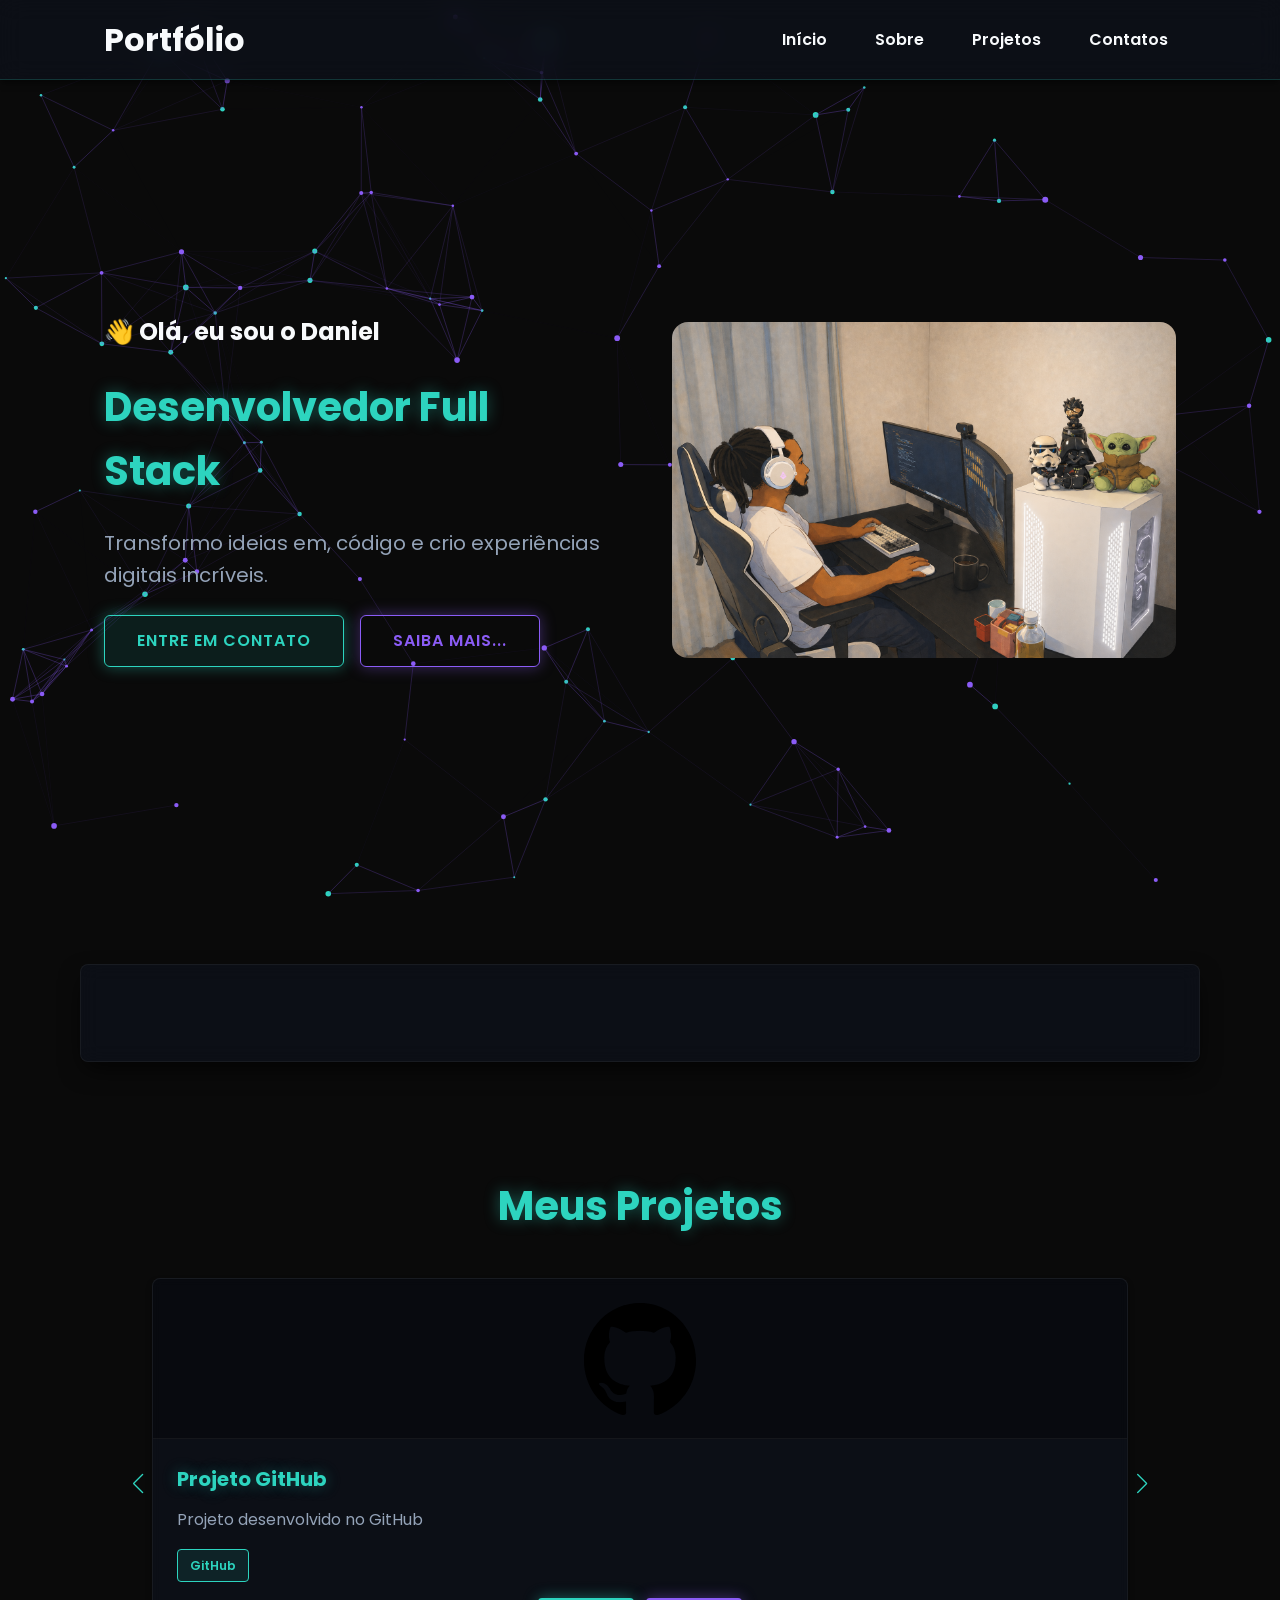
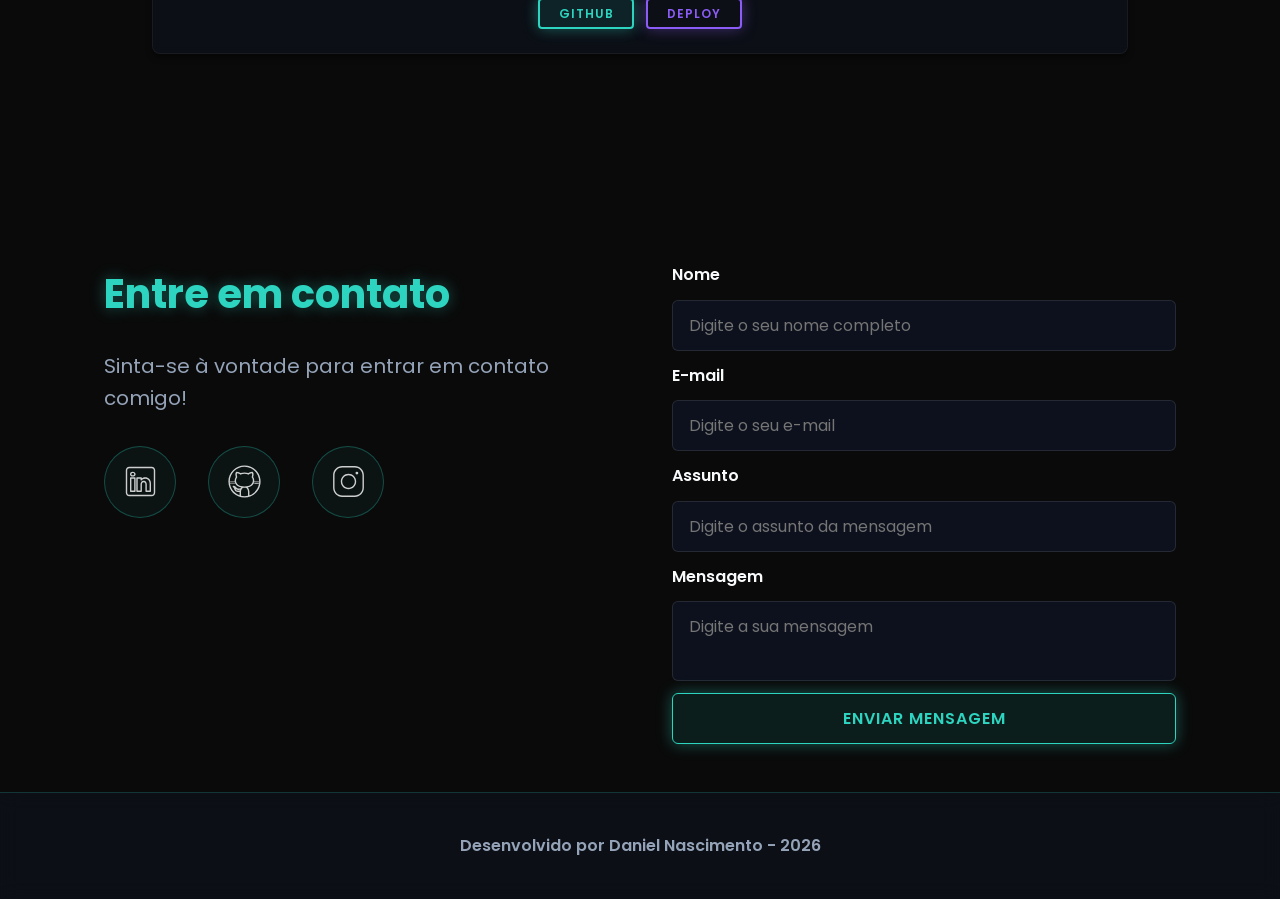
<file: index.html>
<!doctype html>
<html lang="pt-br">
  <head>
    <!-- Fontes do Google -->

    <link rel="preconnect" href="https://fonts.googleapis.com" />
    <link rel="preconnect" href="https://fonts.gstatic.com" crossorigin />
    <!-- Fonte do Google - Poppins -->

    <link
      href="https://fonts.googleapis.com/css2?family=Poppins&display=swap"
      rel="stylesheet"
    />

    <meta charset="UTF-8" />
    <meta name="viewport" content="width=device-width, initial-scale=1.0" />
    <meta name="author" content="Daniel Nascimento" />
    <meta
      name="description"
      content="Portfólio Pessoal do Daniel Nascimento, 
                desenvolvedor Full Stack especializado em criar experiências 
                digitais incríveis. Conheça meus projetos e entre em contato."
    />
    <meta name="robots" content="index, follow" />

    <link rel="icon" type="image/svg+xml" href="./assets/img/favicon.svg" />

    <!-- SWIPER CSS -->
    <link
      rel="stylesheet"
      href="https://cdn.jsdelivr.net/npm/swiper@11/swiper-bundle.min.css"
    />

    <!-- CSS principal da página -->

    <link rel="stylesheet" href="./assets/css/style.css" />

    <title>Portfólio do Daniel</title>
  </head>

  <!-- Cabeçalho da página -->
  <body>
    <canvas id="particle-canvas"></canvas>
    <header>
      <div class="menu-content">
        <!-- Título do Cabeçalho -->

        <a href="index.html" id="titulo">Portfólio</a>

        <!-- Menu de Navegação -->

        <nav>
          <ul class="menu-list">
            <li><a href="#hero">Início</a></li>
            <li><a href="#about">Sobre</a></li>
            <li><a href="#projects">Projetos</a></li>
            <li><a href="#contact">Contatos</a></li>
          </ul>
        </nav>
      </div>
    </header>

    <!-- Seção Principal da página -->

    <main>
      <!-- Seção Hero -->

      <section id="hero" class="section-container hero-container">
        <!-- Boas Vindas -->

        <article class="hero-content">
          <span>👋 Olá, eu sou o Daniel</span>
          <h1>Desenvolvedor Full Stack</h1>
          <p>
            Transformo ideias em, código e crio experiências digitais incríveis.
          </p>

          <div class="buttons-container">
            <a href="#contact" class="botao">Entre em contato</a>
            <a href="#about" class="botao-outline">Saiba mais...</a>
          </div>
        </article>

        <!-- Imagem da Seção Hero -->

        <figure class="hero-image">
          <img
            src="./assets/img/dandev.png"
            alt="Foto do autor do site"
            class="float-animation"
          />
        </figure>
      </section>

      <!-- Seção About -->

      <section id="about" class="section-container about-container"></section>

      <!-- Seção Projects -->

      <section id="projects" class="section-container projects-container">
        <h2>Meus Projetos</h2>

        <!-- Swiper Container -->

        <div class="swiper projects-swiper">
          <div class="swiper-wrapper">
            <div class="swiper-slide">
              <article class="project-card">
                <!-- Ícone da Tecnologia padrão do projeto -->

                <figure class="project-image">
                  <img
                    src="./assets/icons/languages/github.svg"
                    alt="Ícone do GitHub"
                  />
                </figure>

                <!-- Conteúdo do Projeto -->

                <div class="project-content">
                  <h3>Projeto GitHub</h3>
                  <p>Projeto desenvolvido no GitHub</p>

                  <!-- Tags do Projeto -->

                  <div class="project-tags">
                    <span class="tag">GitHub</span>
                  </div>

                  <!-- Links do Projeto -->

                  <div class="project-buttons">
                    <a href="#" target="_blank" class="botao botao-sm">
                      GitHub
                    </a>
                    <a href="#" target="_blank" class="botao-outline botao-sm">
                      Deploy
                    </a>
                  </div>
                </div>
              </article>
            </div>
          </div>

          <!-- Botões de Navegação -->

          <div class="swiper-button-next"></div>
          <div class="swiper-button-prev"></div>

          <!-- Paginação -->

          <div class="swiper-pagination"></div>
        </div>
      </section>

      <!-- Seção Contact -->

      <section id="contact" class="section-container contact-container">
        <!-- Redes Sociais -->

        <article class="contact-info">
          <h2>Entre em contato</h2>
          <p>Sinta-se à vontade para entrar em contato comigo!</p>

          <!-- Links para as Redes Sociais -->

          <div class="social-container">
            <a
              href="https://www.linkedin.com/in/daniel-nascimento01/"
              target="_blank"
              class="social-icon"
              aria-label="Linkedin"
            >
              <img
                src="./assets/icons/social/linkedin.svg"
                alt="Link para o LinkedIn"
              />
            </a>

            <a href="https://github.com/danielnascimen-to" target="_blank" class="social-icon" aria-label="GitHub">
              <img
                src="./assets/icons/social/github.svg"
                alt="Link para o GitHub"
              />
            </a>

            <a
              href="https://www.instagram.com/nasciimento.d/"
              target="_blank"
              class="social-icon"
              aria-label="Instagram"
            >
              <img
                src="./assets/icons/social/instagram.svg"
                alt="Link para o Instagram"
              />
            </a>
          </div>
        </article>

        <!-- Formulário de Contato -->

        <form id="formulario" action="https://formsubmit.co/bd9f90903f9a101906d402c976b946ed" method="POST">

        <input type="hidden" name="_next" value="https://danielnascimen-to.github.io/portfolio_tjs13/success.html">
        <input type="hidden" name="_captcha" value="false">

          <label for="nome">Nome</label>
          <input
            id="nome"
            name="nome"
            type="text"
            placeholder="Digite o seu nome completo"
          />
          <span id="erro-nome"></span>

          <label for="email">E-mail</label>
          <input
            id="email"
            name="email"
            type="text"
            placeholder="Digite o seu e-mail"
          />
          <span id="erro-email"></span>

          <label for="assunto">Assunto</label>
          <input
            id="assunto"
            name="assunto"
            type="text"
            placeholder="Digite o assunto da mensagem"
          />
          <span id="erro-assunto"></span>

          <label for="mensagem">Mensagem</label>
          <textarea
            id="mensagem"
            name="mensagem"
            placeholder="Digite a sua mensagem"
          ></textarea>
          <span id="erro-mensagem"></span>

          <button class="botao" type="submit">Enviar Mensagem</button>
        </form>
      </section>
    </main>

    <!-- Rodapé da página -->

    <footer>Desenvolvido por Daniel Nascimento - 2026</footer>

    <!-- SWIPER JS -->
    <script src="https://cdn.jsdelivr.net/npm/swiper@11/swiper-bundle.min.js"></script>

    <!-- Script JavaScript principal da Página-->
    <script src="./assets/js/script.js"></script>
  </body>
</html>
</file>
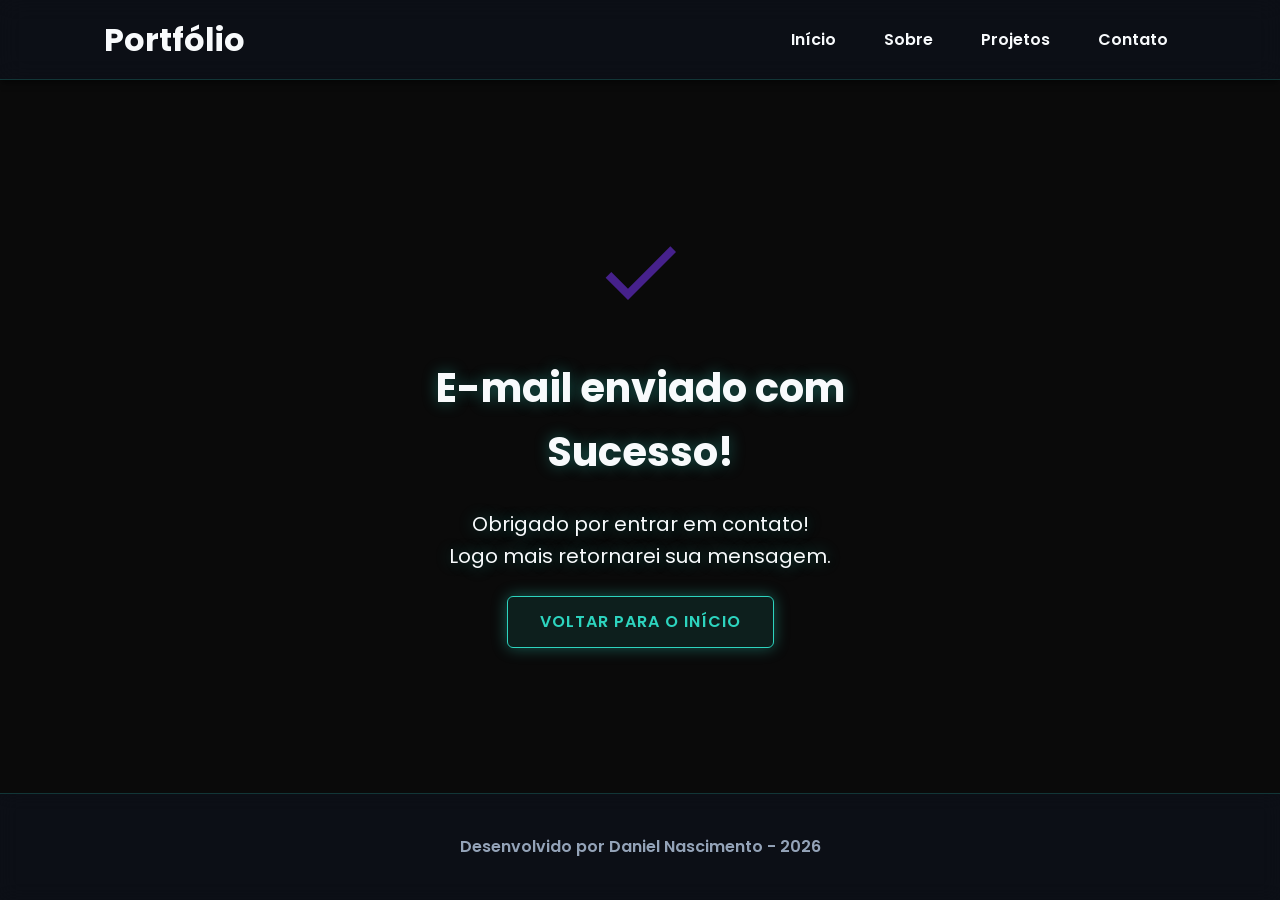
<file: success.html>
<!doctype html>
<html lang="pt-br">
  <head>
    <!-- Fontes do Google -->
    <link rel="preconnect" href="https://fonts.googleapis.com" />
    <link rel="preconnect" href="https://fonts.gstatic.com" crossorigin />

    <!-- Fonte do Google - Poppins -->
    <link
      href="https://fonts.googleapis.com/css2?family=Poppins&display=swap"
      rel="stylesheet"
    />

    <meta charset="UTF-8" />
    <meta name="viewport" content="width=device-width, initial-scale=1.0" />
    <meta name="author" content="Daniel Nascimento" />
    <meta
      name="description"
      content="Portfólio Pessoal do Daniel Nascimento, 
                desenvolvedor Full Stack especializado em criar experiências 
                digitais incríveis. Conheça meus projetos e entre em contato."
    />
    <meta name="robots" content="index, follow" />

    <link rel="icon" type="image/svg+xml" href="./assets/img/favicon.svg" />

    <!-- CSS principal da página -->
    <link rel="stylesheet" href="./assets/css/style.css" />

    <title>Portfólio do Daniel</title>
  </head>

  <body>
    <!-- Cabeçalho da Página (header) -->
    <header class="menu-container">
      <div class="menu-content">
        <a href="index.html" id="titulo">Portfólio</a>

        <nav>
          <ul class="menu-list">
            <li><a href="index.html#hero">Início</a></li>
            <li><a href="index.html#about">Sobre</a></li>
            <li><a href="index.html#projects">Projetos</a></li>
            <li><a href="index.html#contact">Contato</a></li>
          </ul>
        </nav>
      </div>
    </header>

    <!-- Seção Principal da Página (main) -->
    <main>
      <!-- Mensagem de Sucesso -->
      <section class="success-container">
        <article class="success-content">
          <figure class="success-icon">
            <img
              src="./assets/img/success.svg"
              alt="Ilustração de sucesso"
              class="float-animation"
              width="20%"
            />
          </figure>

          <h1>E-mail enviado com Sucesso!</h1>
          <h2>
            Obrigado por entrar em contato! <br />
            Logo mais retornarei sua mensagem.
          </h2>

          <a class="botao" href="index.html">Voltar para o Início</a>
        </article>
      </section>
    </main>

    <!-- Rodapé da Página (footer) -->
    <footer>Desenvolvido por Daniel Nascimento - 2026</footer>
  </body>
</html>
</file>
<file: assets/css/style.css>
/* Reset do Navegador */
* {
  margin: 0;
  padding: 0;
  box-sizing: border-box;
  font-family: "Poppins", sans-serif;
  font-weight: 400;
  text-decoration: none;
  outline: none;
}


#particle-canvas {
  position: fixed; 
  top: 0;
  left: 0;
  width: 100vw; 
  height: 100vh;
  z-index: -1; 
  pointer-events: none; 
  background-color: var(--bg-primary); 
}


:root {
  /* Cores de Fundo */
  --bg-primary: #0a0a0a; 
  --bg-glass: rgba(15, 23, 42, 0.4); 
  
  
  --brand-neon: #2dd4bf; 
  --brand-purple: #8b5cf6; 
  --brand-glow: 0 0 15px rgba(45, 212, 191, 0.4);
  --purple-glow: 0 0 15px rgba(139, 92, 246, 0.4);

  --text-main: #f8fafc;
  --text-muted: #94a3b8;
  --error: #ef4444;

  --spacing-xs: 0.5rem; --spacing-sm: 1rem; --spacing-md: 1.5rem;
  --spacing-lg: 2rem; --spacing-xl: 3rem; --spacing-2xl: 4rem;
  --text-sm: 0.75rem; --text-base: 1rem; --text-lg: 1.25rem;
  --text-xl: 1.5rem; --text-2xl: 2rem; --text-3xl: 2.5rem;
  --radius-sm: 0.25rem; --radius-md: 0.375rem; --radius-lg: 0.5rem;
  --radius-xl: 1rem; --radius-full: 50%;
  --transition-default: all 0.3s cubic-bezier(0.25, 0.8, 0.25, 1);
  --shadow-sm: 0 4px 6px -1px rgba(0, 0, 0, 0.5);
  --shadow-lg: 0 10px 25px -5px rgba(0, 0, 0, 0.8);
}

html { scroll-behavior: smooth; }

body {
  display: flex;
  flex-direction: column;
  min-height: 100vh;
  background-color: var(--bg-primary); 
  line-height: 1.6;
  color: var(--text-main);
  overflow-x: hidden;
}

#particle-canvas {
  position: fixed;
  top: 0;
  left: 0;
  width: 100vw;
  height: 100vh;
  z-index: -1;
  pointer-events: none;
}

main { flex: 1; }

a {
  color: var(--brand-neon);
  transition: var(--transition-default);
}

/* --- TÍTULOS E DESTAQUES --- */
h1, h2, h3 {
  color: var(--brand-neon); 
  text-shadow: var(--brand-glow); 
}

strong {
  color: var(--brand-neon); 
}

main {
  flex: 1;
}

/* Seções - Base Comum */

.section-container {
  max-width: 70rem;
  margin: 0 auto;
  padding: var(--spacing-xl) var(--spacing-md);
  scroll-margin-top: 6rem;
}


/* Botões */

.buttons-container {
  display: flex;
  gap: var(--spacing-sm);
}

.botao,
.botao-outline {
  display: inline-block;
  padding: 0.75rem 2rem;
  border: 1px solid transparent;
  border-radius: var(--radius-md);
  font-size: var(--text-base);
  font-weight: 600;
  text-align: center;
  cursor: pointer;
  transition: var(--transition-default);
  text-transform: uppercase;
  letter-spacing: 1px;
}

.botao {
background-color: rgba(45, 212, 191, 0.1);
  border-color: var(--brand-neon);
  color: var(--brand-neon);
  box-shadow: var(--brand-glow);
}

.botao:hover {
  background-color: var(--brand-neon);
  color: var(--bg-primary);
  box-shadow: 0 0 25px var(--brand-neon);
  transform: translateY(-3px);
}

.botao-outline {
  border-color: var(--brand-purple);
  color: var(--brand-purple);
  box-shadow: var(--purple-glow);
}

.botao-outline:hover {
  background-color: var(--brand-purple);
  color: var(--text-main);
  box-shadow: 0 0 25px var(--brand-purple);
  transform: translateY(-3px);
}

/* Botões pequenos - Card Projetos */

.botao.botao-sm,
.botao-outline.botao-sm {
  min-width: 6rem;
  padding: 0.25rem var(--spacing-sm);
  border-width: 0.125rem;
  border-radius: 0.25rem;
  font-size: var(--text-sm);
}

/* Seção Header - Cabeçalho e Menu */

header {
  position: sticky;
  top: 0;
  z-index: 1000;
  width: 100%;
  height: 5rem;
  background-color: var(--bg-glass); 
  backdrop-filter: blur(12px); 
  border-bottom: 1px solid rgba(45, 212, 191, 0.2);
  box-shadow: var(--shadow-sm);
}

header a {
  font-weight: 600;
  color: var(--white);
  transition: color 0.3s ease;
}

header a:hover {
  color: var(--brand-neon);
  text-shadow: var(--brand-glow);
}

#titulo {
  font-size: var(--text-2xl);
  font-weight: 700;
}

.menu-content {
  display: flex;
  justify-content: space-between;
  align-items: center;
  max-width: 70rem;
  height: 100%;
  margin: 0 auto;
  padding: 0 var(--spacing-md);
}

.menu-list {
  display: flex;
  gap: var(--spacing-lg);
  list-style: none;
}

.menu-list a {
  padding: var(--spacing-xs);
}

/* Seção Hero */

.hero-container {
  display: flex;
  align-items: center;
  gap: var(--spacing-2xl);
  min-height: calc(100vh - 5rem);
}

.hero-content {
  display: flex;
  flex: 1;
  flex-direction: column;
  gap: var(--spacing-md);
}

.hero-content span {
  font-size: var(--text-xl);
  font-weight: 700;
}

.hero-content h1 {
  font-size: var(--text-3xl);
  font-weight: 700;
}

.hero-content p,
.about-content p,
.contact-info p {
 font-size: var(--text-lg);
  color: var(--text-muted); 
}

.hero-content p strong,
.about-content p strong,
.contact-info p strong {
 color: var(--brand-neon);
}


.hero-image {
  display: flex;
  flex: 1;
  justify-content: center;
}

.hero-image img {
  width: 100%;
  max-width: 100%;
  border-radius: var(--radius-xl);
}

/* Animação Flutuante */
@keyframes float {
  0%,
  100% {
    transform: translateY(0);
  }

  50% {
    transform: translateY(-1.25rem);
  }
}

/* Usa animação */
.float-animation {
  animation: float 3s ease-in-out infinite;
}

/* About */

.about-container {
  display: flex;
  align-items: center;
  gap: var(--spacing-2xl);
  margin: var(--spacing-2xl) auto;
  border-radius: var(--radius-lg);
  background-color: var(--bg-glass);
  backdrop-filter: blur(10px);
  border: 1px solid rgba(255, 255, 255, 0.05);
  box-shadow: var(--shadow-lg);
}

.about-image {
  flex: 0 0 17.5rem;
}

.about-image img {
width: 100%;
  border: 0.35rem solid var(--brand-neon);
  border-radius: var(--radius-full);
  box-shadow: var(--brand-glow); 
}

.about-content h2,
.projects-container h2,
.contact-info h2 {
margin-bottom: var(--spacing-md);
  font-size: var(--text-3xl);
  font-weight: 700;
  color: var(--brand-neon); 
}

.about-content p {
  margin-bottom: var(--spacing-sm);
  text-align: justify;
}

.about-buttons-data {
  display: flex;
  justify-content: space-between;
  align-items: center;
  gap: var(--spacing-lg);
  margin-top: var(--spacing-lg);
}

.about-buttons-data .botao {
  margin-right: auto;
}

.data-container {
  display: flex;
  gap: var(--spacing-lg);
  margin-top: 0;
}

.data-item {
  display: flex;
  flex-direction: column;
  align-items: center;
}

.data-number {
font-size: var(--text-xl);
  font-weight: 700;
  text-align: center;
  color: var(--brand-neon); 
}

.data-label {
font-size: var(--text-base);
  text-align: center;
  color: var(--text-muted); 
}

/* Projects */

.projects-container {
  scroll-margin-top: 3rem;
  margin: var(--spacing-2xl) auto;
  text-align: center;
}

.projects-swiper {
  position: relative;
  width: 100%;
  padding: var(--spacing-sm) var(--spacing-xl) var(--spacing-xl);
  overflow: hidden;
}

/* Card Projetos */

.project-card {
  display: flex;
  flex-direction: column;
  width: 100%;
  height: 100%;
  border-radius: var(--radius-lg);
  background-color: var(--bg-glass); 
  backdrop-filter: blur(5px);
  border: 1px solid rgba(255, 255, 255, 0.05);
  box-shadow: var(--shadow-sm);
  overflow: hidden;
  transition: var(--transition-default);
}

.project-card:hover {
border-color: var(--brand-neon);
  box-shadow: var(--brand-glow);
  transform: translateY(-5px);
}

.project-image {
display: flex;
  justify-content: center;
  align-items: center;
  width: 100%;
  height: 10rem;
  background-color: rgba(0,0,0,0.3);
  border-bottom: 1px solid rgba(255, 255, 255, 0.05);
}

.project-image img {
  width: 75%;
  height: 75%;
  max-width: 7rem;
  max-height: 7rem;
  object-fit: contain;
  transition: transform 0.3s ease;
}

.project-content {
  display: flex;
  flex: 1;
  flex-direction: column;
  padding: var(--spacing-md);
  text-align: left;
}

.project-content h3 {
  margin-bottom: 0.75rem;
  font-size: var(--text-lg);
  font-weight: 700;
}

.project-content p {
flex: 1;
  margin-bottom: var(--spacing-sm);
  font-size: var(--text-base);
  color: var(--text-muted);
}

.project-tags {
  display: flex;
  flex-wrap: wrap;
  gap: var(--spacing-xs);
}

.tag {
padding: 0.375rem 0.75rem;
  border-radius: var(--radius-sm);
  background-color: rgba(45, 212, 191, 0.1); 
  border: 1px solid var(--brand-neon); 
  font-size: var(--text-sm);
  font-weight: 600;
  color: var(--brand-neon);
}

.project-buttons {
  display: flex;
  justify-content: center;
  align-items: center;
  gap: 0.75rem;
  margin-top: var(--spacing-sm);
}

/* Configuração do Swiper */

.swiper-wrapper {
  align-items: stretch;
}

.swiper-slide {
  display: flex;
  height: auto;
}

/* Botões do Swiper (navegação) */
.swiper-button-next,
.swiper-button-prev {
  width: 3rem;
  height: 3rem;
}

.swiper-button-next:after,
.swiper-button-prev:after {
 font-size: var(--text-lg);
  color: var(--brand-neon);
}

.swiper-button-next:hover:after,
.swiper-button-prev:hover:after {
  color: var(--purple-800);
}

/* Indicadores de paginação */
.swiper-pagination-bullet {
 background-color: var(--text-muted);
}

.swiper-pagination-bullet-active {
 background-color: var(--brand-neon);
  box-shadow: var(--brand-glow);
}

/* Seção de Contato */

.contact-container {
  display: grid;
  grid-template-columns: 1fr 1fr;
  gap: var(--spacing-2xl);
}


/* Redes Sociais */

.contact-info h2 {
  margin-bottom: var(--spacing-md);
  color: var(--brand-neon); 
}

.contact-info p {
  margin-bottom: var(--spacing-lg);
  color: var(--text-muted);
}

.social-container {
  display: flex;
  justify-content: flex-start; 
  gap: var(--spacing-lg);
  margin-top: var(--spacing-md);
}

.social-icon {
  display: flex;
  justify-content: center;
  align-items: center;
  width: 4.5rem;
  height: 4.5rem;
  border-radius: var(--radius-full); 
  background-color: rgba(45, 212, 191, 0.05); 
  border: 1px solid rgba(45, 212, 191, 0.3); 
  transition: var(--transition-default);
}

.social-icon img {
  width: 50%; 
  filter: brightness(0) invert(1) opacity(0.8); 
  transition: var(--transition-default);
}

/* Efeito Hover (Quando passa o rato) */
.social-icon:hover {
  background-color: var(--brand-neon);
  border-color: var(--brand-neon);
  box-shadow: 0 0 20px var(--brand-neon); 
  transform: translateY(-5px); 
}

.social-icon:hover img {
  filter: brightness(0); 
}

/* Formulário de Contato */

form {
  display: flex;
  flex-direction: column;
  gap: 0.75rem;
}

form label {
  font-size: var(--text-base);
  font-weight: 600;
}

form input,
form textarea {
  width: 100%;
  padding: 0.75rem var(--spacing-sm);
  background-color: rgba(15, 23, 42, 0.6);
  color: var(--text-main); 
  border: 1px solid rgba(255, 255, 255, 0.1);
  border-radius: var(--radius-md);
  font-family: inherit;
  font-size: var(--text-base);
  transition: border-color 0.3s ease;
}

form input:focus,
form textarea:focus {
  border-color: var(--brand-neon);
  box-shadow: 0 0 15px rgba(45, 212, 191, 0.2);
  outline: none;
}

form textarea {
  min-height: 5rem;
  resize: none;
}

form span {
  margin-top: -0.75rem;
  font-size: var(--text-sm);
  color: var(--error);
}

/* Footer */

footer {
  padding: 2.5rem;
  background-color: var(--bg-glass);
  backdrop-filter: blur(10px);
  border-top: 1px solid rgba(45, 212, 191, 0.2);
  font-weight: 600;
  text-align: center;
  color: var(--text-muted);
}

/* Página Success */

.success-container {
  display: flex;
  flex-direction: column;
  justify-content: center;
  align-items: center;
  width: 100%;
  min-height: calc(100vh - 12.5rem);
  padding: var(--spacing-xl) var(--spacing-md);
}

.success-content {
  display: flex;
  flex-direction: column;
  align-items: center;
  gap: var(--spacing-md);
  max-width: 37.5rem;
  text-align: center;
}

.success-content h1 {
  font-size: var(--text-3xl);
  font-weight: 700;
  color: var(--purple-800);
}

.success-content h2 {
  font-size: var(--text-lg);
  color: var(--gray-400);
}

.success-icon {
  display: flex;
  align-items: center;
  justify-content: center;
  width: 7.5rem;
  height: 7.5rem;
  border-radius: var(--radius-full);
  background-color: var(--purple-100);
}

.success-icon img {
  width: 6rem;
  height: 6rem;
  filter: brightness(0) saturate(100%) invert(11%) sepia(69%) saturate(3759%)
    hue-rotate(256deg) brightness(101%) contrast(96%);
}

/* ========================================
   RESPONSIVIDADE - TABLETS (até 1024px)
======================================== */

@media screen and (max-width: 1024px) {
  /* Layout */
  .section-container {
    padding: var(--spacing-lg) var(--spacing-md);
  }

  /* Tipografia */
  .section-container h1 {
    font-size: var(--text-3xl);
  }

  .section-container h2 {
    font-size: var(--text-2xl);
  }

  .section-container p {
    font-size: var(--text-base);
  }

  .section-container span {
    font-size: var(--text-lg);
  }

  .success-content h1 {
    font-size: var(--text-3xl);
  }

  .success-content h2 {
    font-size: var(--text-lg);
  }

  /* Header */
  #titulo {
    font-size: var(--text-xl);
  }

  /* Header - Oculta menu em telas pequenas */
  @media (max-width: 768px) {
    .menu-list {
      display: none;
    }
  }

  /* Hero */
  .hero-container {
    flex-direction: column-reverse;
    gap: var(--spacing-lg);
    min-height: 60vh;
    text-align: center;
  }

  .hero-content,
  .hero-image {
    width: 90%;
  }

  .hero-image img {
    object-fit: cover;
  }

  .buttons-container {
    justify-content: center;
    width: 100%;
  }

  .hero-container .botao,
  .hero-container .botao-outline {
    padding: 0.75rem 1.5rem;
    font-size: var(--text-base);
    white-space: nowrap;
  }

  /* About */
  .about-container {
    flex-direction: column;
    gap: var(--spacing-md);
    margin: var(--spacing-lg);
    padding: var(--spacing-lg);
  }

  .about-image {
    flex: 0 0 auto;
    width: 100%;
    display: flex;
    justify-content: center;
  }

  .about-image img {
    max-width: 16rem;
    width: 100%;
  }

  .about-content {
    width: 100%;
  }

  .about-buttons-data {
    flex-direction: column;
    gap: var(--spacing-md);
    align-items: stretch;
  }

  .about-buttons-data .botao {
    margin-right: 0;
  }

  .data-container {
    justify-content: center;
    width: 100%;
  }

  /* Projects */
  .projects-container {
    margin: var(--spacing-lg) auto 0;
  }

  .projects-swiper {
    margin: 0;
    padding: var(--spacing-sm) var(--spacing-lg) 2.5rem;
  }

  .project-card {
    width: 100%;
    height: 30rem;
    min-height: 30rem;
    max-height: 30rem;
    max-width: 100%;
    background-color: var(--bg-card);
    border: 1px solid rgba(45, 212, 191, 0.2); 
  }

  .project-content {
    display: flex;
    flex-direction: column;
    justify-content: space-between;
    height: 100%;
  }

  .project-content p {
    flex: 1;
    overflow: hidden;
  }

  .project-tags {
    min-height: 2.5rem;
    align-items: flex-start;
  }

  .swiper-wrapper {
    align-items: stretch;
  }

  .swiper-slide {
    display: flex;
    justify-content: center;
    align-items: stretch;
    height: auto;
  }

  .swiper-button-next,
  .swiper-button-prev {
    display: none;
  }

  /* Contact */
  .contact-container {
    grid-template-columns: 1fr;
    gap: var(--spacing-lg);
    width: 90%;
    margin: 0 auto;
  }

  /* Success Page */
  .success-container {
    padding: var(--spacing-xl) var(--spacing-md);
    min-height: calc(100vh - 10rem);
  }

  .success-content {
    gap: var(--spacing-lg);
    max-width: 35rem;
  }

  .success-icon {
    width: 6rem;
    height: 6rem;
  }

  .success-icon img {
    width: 5rem;
    height: 5rem;
  }
}

/* ========================================
   RESPONSIVIDADE - MOBILE (até 480px)
======================================== */

@media screen and (max-width: 480px) {
  /* Layout */
  .section-container {
    padding: var(--spacing-md) var(--spacing-sm);
  }

  /* Tipografia Mobile */
  .section-container h1 {
    font-size: var(--text-xl);
  }

  .section-container h2 {
    font-size: var(--text-xl);
  }

  .section-container p {
    font-size: var(--text-base);
  }

  .section-container span {
    font-size: var(--text-lg);
  }

  .success-content h1 {
    font-size: var(--text-xl);
  }

  .success-content h2 {
    font-size: var(--text-base);
  }

  /* Header */
  #titulo {
    font-size: var(--text-xl);
  }

  .menu-list {
    display: none;
  }

  /* Hero */
  .hero-container {
    gap: var(--spacing-sm);
  }

  .hero-content {
    gap: var(--spacing-xs);
    width: 100%;
  }

  .buttons-container {
    flex-direction: column;
    gap: 0.75rem;
    width: 100%;
  }

  .buttons-container .botao,
  .buttons-container .botao-outline {
    width: 100%;
  }

  .hero-container .botao,
  .hero-container .botao-outline {
    padding: 0.75rem 1rem;
    font-size: var(--text-base);
    white-space: nowrap;
  }

  .hero-image {
    width: 100%;
  }

  .hero-image img {
    max-width: 20rem;
  }

  /* About */
  .about-container {
    margin: var(--spacing-lg) 0.5rem;
    padding: var(--spacing-md);
  }

  .about-image img {
    max-width: 14rem;
  }

  .about-buttons-data .botao,
  .about-buttons-data .botao-outline {
    width: 100%;
    padding: 0.75rem var(--spacing-lg);
    font-size: var(--text-base);
    text-align: center;
  }

  .data-number {
    font-size: var(--text-lg);
  }

  .data-label {
    font-size: var(--text-sm);
  }

  /* Projects */
  .projects-container {
    margin: var(--spacing-lg) auto 0;
  }

  .projects-swiper {
    position: relative;
    margin: 0;
    padding: var(--spacing-sm) 0 2rem 0;
    overflow: visible;
  }

  .project-card {
    width: 100%;
    height: 20rem;
    max-width: 20rem;
  }

  .project-image {
    height: 10rem;
  }

  .project-content {
    padding: var(--spacing-md);
  }

  .project-content h3 {
    font-size: var(--text-lg);
  }

  .project-content p {
    font-size: var(--text-base);
  }

  /* Contact */
  .contact-container {
    width: 100%;
  }

  .contact-info p {
    margin-bottom: var(--spacing-md);
  }

  .social-container {
    justify-content: center;
    gap: var(--spacing-md);
  }

  .social-icon {
    width: 3.5rem;
    height: 3.5rem;
  }

  /* Formulário */
  form {
    gap: var(--spacing-sm);
  }

  form label {
    font-size: var(--text-base);
  }

  form input,
  form textarea {
    padding: 0.75rem;
    font-size: var(--text-base);
  }

  form button {
    padding: 0.75rem var(--spacing-md);
    font-size: var(--text-base);
  }

  /* Footer */
  footer {
    padding: var(--spacing-md) var(--spacing-sm);
    font-size: var(--text-sm);
  }

  /* Success Page */
  .success-container {
    padding: var(--spacing-lg) var(--spacing-sm);
    min-height: calc(100vh - 8rem);
  }

  .success-content {
    gap: var(--spacing-md);
    max-width: 100%;
    padding: 0 var(--spacing-sm);
  }

  .success-icon {
    width: 5rem;
    height: 5rem;
  }

  .success-icon img {
    width: 4rem;
    height: 4rem;
  }

  .success-content .botao {
    width: 100%;
    max-width: 20rem;
    padding: 0.75rem var(--spacing-lg);
  }
}
</file>
